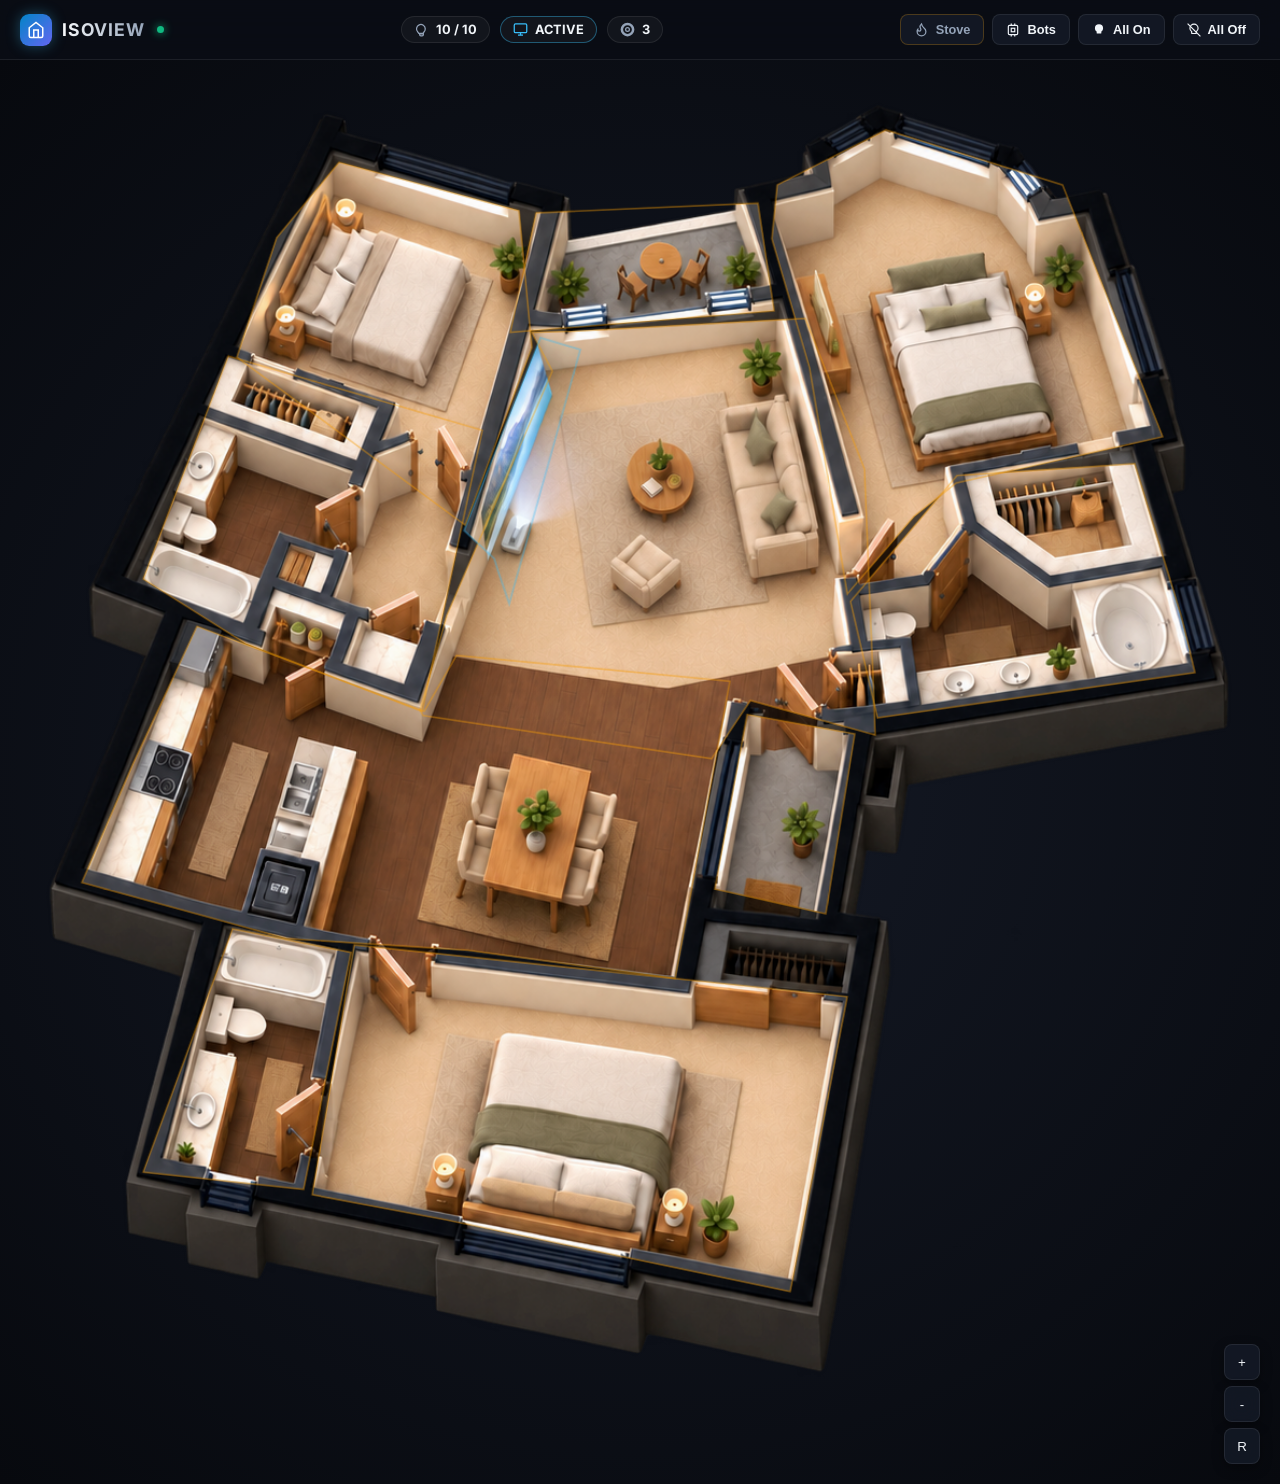
<file: dashboard/isoview/index.html>
<!DOCTYPE html>
<html lang="en">
<head>
  <meta charset="UTF-8">
  <meta name="viewport" content="width=device-width, initial-scale=1.0, maximum-scale=1.0, user-scalable=no">
  <title>IsoView - Smart Floorplan</title>
  <link rel="stylesheet" href="isoview.css">
  <link rel="preconnect" href="https://fonts.googleapis.com">
  <link rel="preconnect" href="https://fonts.gstatic.com" crossorigin>
  <link href="https://fonts.googleapis.com/css2?family=Inter:wght@400;500;600;700&display=swap" rel="stylesheet">
</head>
<body>

  <!-- Top Glass HUD -->
  <header class="app-header" id="appHeader">
    <div class="brand">
      <div class="brand-icon">
        <svg viewBox="0 0 24 24">
          <path d="M3 9l9-7 9 7v11a2 2 0 0 1-2 2H5a2 2 0 0 1-2-2z"></path>
          <polyline points="9 22 9 12 15 12 15 22"></polyline>
        </svg>
      </div>
      <h1 class="brand-title">ISOVIEW</h1>
      <span class="online-indicator" title="Live"></span>
    </div>

    <!-- Center Compact Metrics -->
    <div class="hud-stats">
      <!-- Lights count -->
      <div class="stat-chip" title="Active Lights">
        <svg width="15" height="15" viewBox="0 0 24 24" fill="none" stroke="currentColor" stroke-width="2">
          <path d="M9 18h6m-4 4h2a2 2 0 0 0 2-2v-1H9v1a2 2 0 0 0 2 2zm7-11a7 7 0 1 0-11.95 4.95c.59.59 1.15 1.44 1.45 2.05h7c.3-.61.86-1.46 1.45-2.05A6.98 6.98 0 0 0 18 11z"></path>
        </svg>
        <span class="stat-val" id="hudLitCount">7 / 10</span>
      </div>

      <!-- Projector -->
      <div class="stat-chip" id="hudProjChip" title="Projector">
        <svg width="15" height="15" viewBox="0 0 24 24" fill="none" stroke="currentColor" stroke-width="2">
          <rect x="2" y="3" width="20" height="14" rx="2" ry="2"></rect>
          <line x1="8" y1="21" x2="16" y2="21"></line>
          <line x1="12" y1="17" x2="12" y2="21"></line>
        </svg>
        <span class="stat-val" id="hudProjState">ACTIVE</span>
      </div>

      <!-- Presence -->
      <div class="stat-chip" title="Presence Detected">
        <svg width="15" height="15" viewBox="0 0 24 24" fill="none" stroke="currentColor" stroke-width="2">
          <path d="M12 2a10 10 0 1 0 10 10A10 10 0 0 0 12 2zm0 18a8 8 0 1 1 8-8 8 8 0 0 1-8 8z"></path>
          <circle cx="12" cy="12" r="3"></circle>
        </svg>
        <span class="stat-val" id="hudPresCount">3</span>
      </div>
    </div>

    <!-- Quick Seamless Action Buttons -->
    <div class="header-actions">
      <!-- Stove Toggle (Visual Heat Hue) -->
      <button class="btn btn-stove" id="btnStoveToggle" title="Toggle Stove Heat Hue">
        <svg width="15" height="15" viewBox="0 0 24 24" fill="none" stroke="currentColor" stroke-width="2">
          <path d="M8.5 14.5A2.5 2.5 0 0 0 11 12c0-1.38-.5-2-1-3-1.072-2.143-.224-4.054 2-6 .5 2.5 2 4.9 4 6.5 2 1.6 3 3.5 3 5.5a7 7 0 1 1-14 0c0-1.153.433-2.294 1-3a2.5 2.5 0 0 0 2.5 2.5z"></path>
        </svg>
        <span id="stoveBtnText">Stove</span>
      </button>

      <button class="btn" id="btnToggleBots" title="Show/Hide Hardware Bot Nodes">
        <svg width="14" height="14" viewBox="0 0 24 24" fill="none" stroke="currentColor" stroke-width="2">
          <rect x="4" y="4" width="16" height="16" rx="2" ry="2"></rect>
          <rect x="9" y="9" width="6" height="6"></rect>
          <line x1="9" y1="1" x2="9" y2="4"></line>
          <line x1="15" y1="1" x2="15" y2="4"></line>
          <line x1="9" y1="20" x2="9" y2="23"></line>
          <line x1="15" y1="20" x2="15" y2="23"></line>
        </svg>
        Bots
      </button>

      <button class="btn" id="btnAllOn" title="Turn on all lights">
        <svg width="14" height="14" viewBox="0 0 24 24" fill="currentColor">
          <path d="M12 2a7 7 0 0 0-7 7c0 2.38 1.19 4.47 3 5.74V17a1 1 0 0 0 1 1h6a1 1 0 0 0 1-1v-2.26c1.81-1.27 3-3.36 3-5.74a7 7 0 0 0-7-7z"></path>
        </svg>
        All On
      </button>

      <button class="btn" id="btnAllOff" title="Turn off all lights">
        <svg width="14" height="14" viewBox="0 0 24 24" fill="none" stroke="currentColor" stroke-width="2">
          <path d="M12 2a7 7 0 0 0-7 7c0 2.38 1.19 4.47 3 5.74V17a1 1 0 0 0 1 1h6a1 1 0 0 0 1-1v-2.26c1.81-1.27 3-3.36 3-5.74a7 7 0 0 0-7-7z"></path>
          <line x1="1" y1="1" x2="23" y2="23"></line>
        </svg>
        All Off
      </button>
    </div>
  </header>

  <!-- Interactive SVG Floorplan Viewport -->
  <main class="viewport-container" id="viewportContainer">
    <svg id="svgStage" preserveAspectRatio="xMidYMid meet">
      <defs id="svgDefs">
        <!-- Stove Heat Glow Shader -->
        <radialGradient id="stoveGlowGradient" cx="50%" cy="50%" r="50%">
          <stop offset="0%" stop-color="#ff2600" stop-opacity="0.95" />
          <stop offset="35%" stop-color="#ff6a00" stop-opacity="0.8" />
          <stop offset="70%" stop-color="#ffaa00" stop-opacity="0.35" />
          <stop offset="100%" stop-color="#ff5500" stop-opacity="0" />
        </radialGradient>
        <filter id="stoveHeatBlur" x="-50%" y="-50%" width="200%" height="200%">
          <feGaussianBlur in="SourceGraphic" stdDeviation="5" />
        </filter>
        <!-- Dynamic room clip paths injected by JS -->
      </defs>

      <!-- Transformable Scene Group -->
      <g id="sceneGroup">
        <!-- Floorplan Render Layers (Base Off, Lit Clipped Layers, Presence Rings, Stove Hue, Hit Polygons) -->
        <g id="layersGroup"></g>
      </g>
    </svg>

    <!-- Floating Zoom Controls -->
    <div class="viewport-controls">
      <button class="ctrl-btn" id="btnZoomIn" title="Zoom in">+</button>
      <button class="ctrl-btn" id="btnZoomOut" title="Zoom out">-</button>
      <button class="ctrl-btn" id="btnZoomReset" title="Reset view">R</button>
    </div>

    <!-- Side Drawer / Room Detail Popover -->
    <aside class="side-drawer hidden" id="sideDrawer">
      <div class="drawer-header">
        <div>
          <h2 class="drawer-title" id="drawerTitle">Room</h2>
          <div class="drawer-subtitle" id="drawerCategory">Room Details</div>
        </div>
        <button class="close-btn" id="closeDrawerBtn" title="Close">X</button>
      </div>

      <div id="drawerDeviceList">
        <!-- Populated dynamically -->
      </div>
    </aside>
  </main>

  <script src="isoview.js"></script>
</body>
</html>
</file>
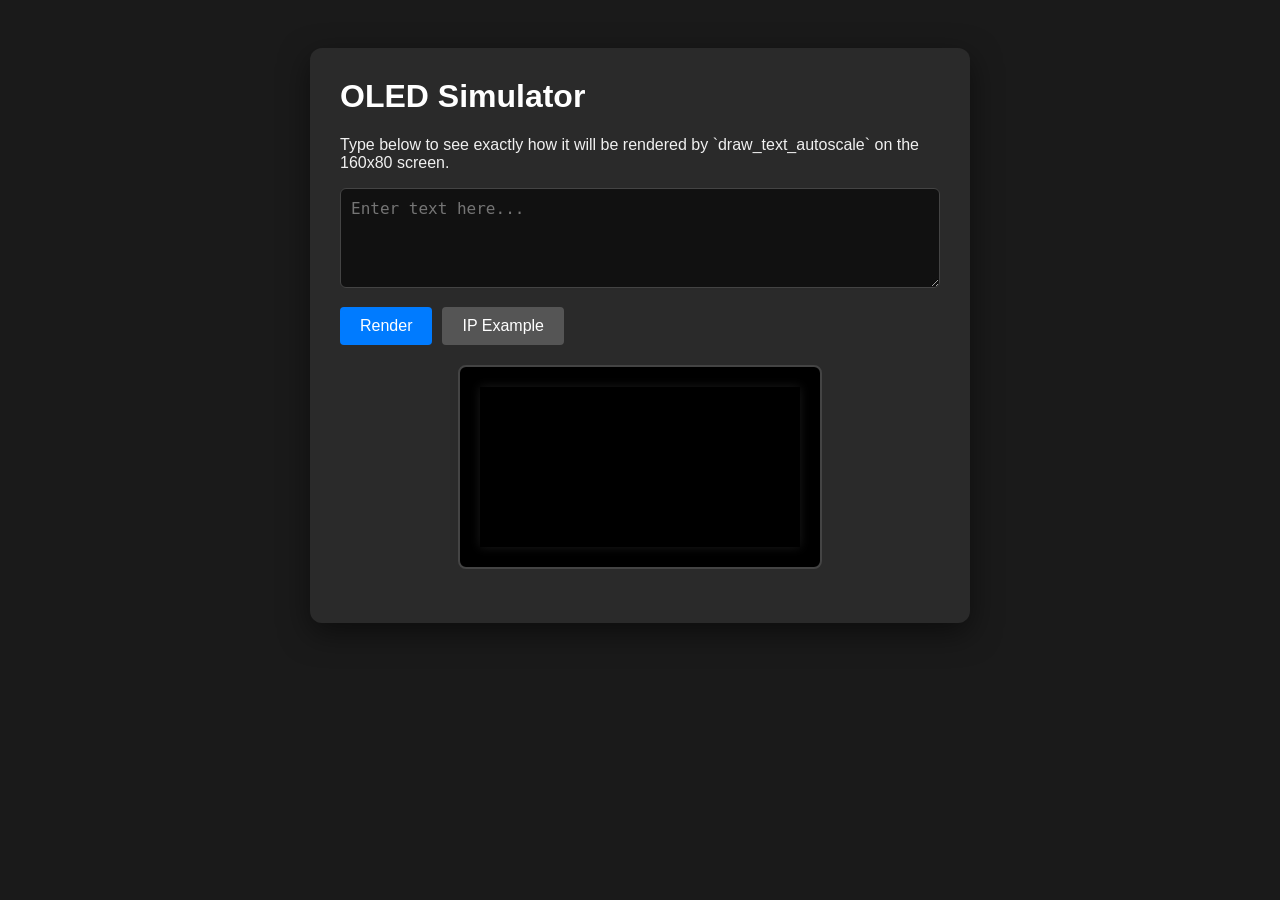
<file: firmware/platforms/dogbot_v1/oled_sim/index.html>
<!DOCTYPE html>
<html lang="en">

<head>
    <meta charset="UTF-8">
    <meta name="viewport" content="width=device-width, initial-scale=1.0">
    <title>DogBot OLED Simulator</title>
    <style>
        body {
            font-family: -apple-system, BlinkMacSystemFont, "Segoe UI", Roboto, Helvetica, Arial, sans-serif;
            background-color: #1a1a1a;
            color: #f0f0f0;
            display: flex;
            flex-direction: column;
            align-items: center;
            padding: 40px;
        }

        .container {
            background: #2a2a2a;
            padding: 30px;
            border-radius: 12px;
            box-shadow: 0 10px 30px rgba(0, 0, 0, 0.5);
            max-width: 600px;
            width: 100%;
        }

        h1 {
            margin-top: 0;
            color: #fff;
        }

        .oled-bezel {
            background: #000;
            padding: 20px;
            border-radius: 8px;
            border: 2px solid #444;
            display: inline-block;
            margin: 20px 0;
            box-shadow: inset 0 0 20px rgba(0, 0, 0, 0.8);
        }

        /* The canvas represents the 160x80 OLED, but scaled up visually via CSS */
        canvas {
            display: block;
            image-rendering: pixelated;
            width: 320px;
            height: 160px;
            background: #000;
            box-shadow: 0 0 10px rgba(255, 255, 255, 0.1);
        }

        textarea {
            width: 100%;
            height: 100px;
            background: #111;
            color: #0f0;
            border: 1px solid #444;
            padding: 10px;
            font-family: monospace;
            border-radius: 6px;
            font-size: 16px;
            box-sizing: border-box;
            resize: vertical;
        }

        .controls {
            margin-top: 15px;
            display: flex;
            gap: 10px;
        }

        button {
            background: #007bff;
            color: white;
            border: none;
            padding: 10px 20px;
            border-radius: 4px;
            cursor: pointer;
            font-size: 16px;
            transition: background 0.2s;
        }

        button:hover {
            background: #0056b3;
        }
    </style>
</head>

<body>

    <div class="container">
        <h1>OLED Simulator</h1>
        <p>Type below to see exactly how it will be rendered by `draw_text_autoscale` on the 160x80 screen.</p>

        <textarea id="textInput" placeholder="Enter text here..."></textarea>

        <div class="controls">
            <button onclick="render()">Render</button>
            <button onclick="loadExample1()" style="background:#555;">IP Example</button>
        </div>

        <div style="text-align: center;">
            <div class="oled-bezel">
                <canvas id="oled" width="160" height="80"></canvas>
            </div>
        </div>
    </div>

    <script src="font.js"></script>
    <script>
        const canvas = document.getElementById('oled');
        const ctx = canvas.getContext('2d');
        const input = document.getElementById('textInput');

        // JS Implementation of draw_text_autoscale from dog_peripherals.c
        function draw_text_autoscale(text) {
            // Clear screen
            ctx.fillStyle = 'black';
            ctx.fillRect(0, 0, 160, 80);
            ctx.fillStyle = 'white';

            // Split into max 4 lines
            let lines = text.split('\n').slice(0, 4);

            let max_len = 0;
            for (let line of lines) {
                if (line.length > max_len) max_len = line.length;
            }

            let global_scale = 1;
            if (max_len > 0) {
                global_scale = Math.floor(160 / (6 * max_len - 1));
                if (global_scale > 8) global_scale = 8;
                if (global_scale < 1) global_scale = 1;
            }

            let total_h = lines.length * 8 * global_scale;
            while (total_h > 80 && global_scale > 1) {
                global_scale--;
                total_h = lines.length * 8 * global_scale;
            }

            let current_y = Math.floor((80 - total_h) / 2);

            for (let l = 0; l < lines.length; l++) {
                let line = lines[l];
                let scale = global_scale;
                let total_w = line.length * 6 * scale - 1 * scale;
                let start_x = Math.floor((160 - total_w) / 2);

                for (let i = 0; i < line.length; i++) {
                    let c = line.charCodeAt(i);
                    if (c < 32 || c > 126) c = 32;
                    let glyph_idx = (c - 32) * 8;
                    let cx = start_x + i * 6 * scale;

                    for (let gx = 0; gx < 5; gx++) {
                        let col = font5x7[glyph_idx + gx];
                        for (let gy = 0; gy < 7; gy++) {
                            if (col & (1 << gy)) {
                                ctx.fillRect(cx + gx * scale, current_y + gy * scale, scale, scale);
                            }
                        }
                    }
                }
                current_y += 8 * scale;
            }
        }

        function render() {
            draw_text_autoscale(input.value);
        }

        // Auto-render on typing
        input.addEventListener('input', render);

        // Initial render
        loadExample1();
    </script>
</body>

</html>
</file>
<file: dashboard/isoview/isoview.css>
:root {
  --bg-primary: #0a0d14;
  --bg-secondary: #121721;
  --bg-card: rgba(22, 29, 42, 0.75);
  --bg-card-hover: rgba(30, 40, 58, 0.85);
  --border-subtle: rgba(255, 255, 255, 0.08);
  --border-accent: rgba(56, 189, 248, 0.3);
  --text-primary: #f1f5f9;
  --text-secondary: #94a3b8;
  --text-muted: #64748b;
  --accent-cyan: #38bdf8;
  --accent-amber: #f59e0b;
  --accent-emerald: #10b981;
  --accent-rose: #f43f5e;
  --accent-indigo: #6366f1;
  --glow-light: rgba(245, 158, 11, 0.45);
  --glow-cyan: rgba(56, 189, 248, 0.45);
  --font-family: 'Inter', -apple-system, BlinkMacSystemFont, "Segoe UI", Roboto, sans-serif;
  --transition-fast: 0.18s cubic-bezier(0.4, 0, 0.2, 1);
  --transition-smooth: 0.35s cubic-bezier(0.16, 1, 0.3, 1);
}

* {
  box-sizing: border-box;
  margin: 0;
  padding: 0;
  user-select: none;
  -webkit-user-select: none;
}

body {
  font-family: var(--font-family);
  background-color: var(--bg-primary);
  color: var(--text-primary);
  min-height: 100vh;
  overflow: hidden;
  display: flex;
  flex-direction: column;
}

/* Header & HUD */
.app-header {
  height: 60px;
  background: rgba(10, 13, 20, 0.85);
  backdrop-filter: blur(14px);
  -webkit-backdrop-filter: blur(14px);
  border-bottom: 1px solid var(--border-subtle);
  display: flex;
  align-items: center;
  justify-content: space-between;
  padding: 0 20px;
  z-index: 50;
  position: relative;
}

.brand {
  display: flex;
  align-items: center;
  gap: 10px;
}

.brand-icon {
  width: 32px;
  height: 32px;
  background: linear-gradient(135deg, #0284c7, #6366f1);
  border-radius: 9px;
  display: flex;
  align-items: center;
  justify-content: center;
  box-shadow: 0 0 14px rgba(56, 189, 248, 0.35);
}

.brand-icon svg {
  width: 18px;
  height: 18px;
  fill: none;
  stroke: #ffffff;
  stroke-width: 2;
}

.brand-title {
  font-size: 1.1rem;
  font-weight: 700;
  letter-spacing: 0.06em;
  background: linear-gradient(to right, #f8fafc, #94a3b8);
  -webkit-background-clip: text;
  -webkit-text-fill-color: transparent;
}

.online-indicator {
  width: 7px;
  height: 7px;
  background-color: #10b981;
  border-radius: 50%;
  box-shadow: 0 0 8px #10b981;
  display: inline-block;
  margin-left: 2px;
}

/* Compact Center HUD Metrics */
.hud-stats {
  display: flex;
  align-items: center;
  gap: 10px;
}

.stat-chip {
  display: inline-flex;
  align-items: center;
  gap: 7px;
  padding: 5px 12px;
  background: rgba(255, 255, 255, 0.04);
  border: 1px solid var(--border-subtle);
  border-radius: 999px;
  font-size: 0.8rem;
  color: var(--text-secondary);
  transition: all var(--transition-fast);
}

.stat-chip svg {
  color: #94a3b8;
}

.stat-chip:hover {
  background: rgba(255, 255, 255, 0.08);
  border-color: rgba(255, 255, 255, 0.15);
}

.stat-chip.active {
  border-color: rgba(56, 189, 248, 0.4);
  color: #38bdf8;
}

.stat-chip.active svg {
  color: #38bdf8;
}

.stat-val {
  font-weight: 700;
  color: var(--text-primary);
}

/* Header Buttons */
.header-actions {
  display: flex;
  align-items: center;
  gap: 8px;
}

.btn {
  display: inline-flex;
  align-items: center;
  gap: 7px;
  padding: 7px 13px;
  font-size: 0.8rem;
  font-weight: 600;
  border-radius: 8px;
  border: 1px solid var(--border-subtle);
  background: var(--bg-card);
  color: var(--text-primary);
  cursor: pointer;
  transition: all var(--transition-fast);
}

.btn:hover {
  background: var(--bg-card-hover);
  border-color: var(--border-accent);
  transform: translateY(-1px);
}

.btn:active {
  transform: translateY(0);
}

/* Stove Button (Seamless Visual Hue Toggle) */
.btn-stove {
  border-color: rgba(245, 158, 11, 0.25);
  color: #94a3b8;
}

.btn-stove svg {
  color: #94a3b8;
  transition: color var(--transition-fast);
}

.btn-stove:hover {
  border-color: rgba(245, 158, 11, 0.5);
  color: #f59e0b;
}

.btn-stove.active {
  background: rgba(249, 115, 22, 0.16);
  border-color: rgba(249, 115, 22, 0.6);
  color: #fb923c;
  box-shadow: 0 0 14px rgba(249, 115, 22, 0.3);
}

.btn-stove.active svg {
  color: #fb923c;
  filter: drop-shadow(0 0 6px rgba(249, 115, 22, 0.8));
}

/* Main Viewport */
.viewport-container {
  flex: 1;
  position: relative;
  overflow: hidden;
  background: radial-gradient(circle at 50% 50%, #151a26 0%, #07090e 100%);
  display: flex;
  align-items: center;
  justify-content: center;
}

#svgStage {
  width: 100%;
  height: 100%;
  display: block;
  cursor: grab;
  touch-action: none;
}

#svgStage:active {
  cursor: grabbing;
}

/* Floorplan SVG Elements */
.room-lit-layer {
  transition: opacity 0.42s cubic-bezier(0.2, 0.8, 0.2, 1);
  will-change: opacity;
  pointer-events: none;
}

.room-polygon {
  fill: rgba(255, 255, 255, 0.001);
  stroke: rgba(255, 255, 255, 0.04);
  stroke-width: 1.5;
  cursor: pointer;
  transition: fill var(--transition-fast), stroke var(--transition-fast), filter var(--transition-fast);
}

.room-polygon:hover {
  fill: rgba(56, 189, 248, 0.12);
  stroke: rgba(56, 189, 248, 0.7);
  stroke-width: 2;
  filter: drop-shadow(0 0 8px rgba(56, 189, 248, 0.4));
}

.room-polygon.is-active {
  stroke: rgba(245, 158, 11, 0.45);
}

.projector-polygon {
  fill: rgba(56, 189, 248, 0.04);
  stroke: rgba(56, 189, 248, 0.35);
  stroke-width: 1.8;
  cursor: pointer;
  transition: all var(--transition-fast);
}

.projector-polygon:hover {
  fill: rgba(56, 189, 248, 0.25);
  stroke: #38bdf8;
  filter: drop-shadow(0 0 10px rgba(56, 189, 248, 0.7));
}

/* Stove Visual Heat Hue Layer - Stays 100% in spot */
.stove-hue-group {
  opacity: 0;
  transition: opacity 0.5s ease;
  pointer-events: none;
}

.stove-hue-group.active {
  opacity: 1;
}

.stove-heat-core {
  animation: stoveBreathe 2.2s ease-in-out infinite alternate;
}

@keyframes stoveBreathe {
  0% { opacity: 0.6; }
  100% { opacity: 1; }
}

.stove-heat-ring {
  animation: stoveRingPulse 2.6s ease-in-out infinite alternate;
}

.stove-heat-ring.ring-2 {
  animation-delay: 1.3s;
}

@keyframes stoveRingPulse {
  0% { opacity: 0.3; stroke-width: 1.5; }
  100% { opacity: 0.85; stroke-width: 2.5; }
}

/* Bot Node Pins (Hardware Layer) */
.bot-node-group {
  pointer-events: auto;
  cursor: pointer;
  transition: transform var(--transition-fast), filter var(--transition-fast);
}

.bot-node-group:hover {
  transform: scale(1.15);
  filter: drop-shadow(0 0 10px rgba(56, 189, 248, 0.6));
}

.bot-pin-circle {
  stroke-width: 2;
  transition: all var(--transition-fast);
}

.bot-pin-icon {
  fill: none;
  stroke: #ffffff;
  stroke-width: 2;
  pointer-events: none;
}

/* Presence Ripple */
.presence-indicator {
  pointer-events: none;
  animation: presence-wave 2.4s infinite ease-out;
}

@keyframes presence-wave {
  0% { r: 10; opacity: 0.8; stroke-width: 2.5; }
  100% { r: 50; opacity: 0; stroke-width: 0.5; }
}

/* Viewport Controls */
.viewport-controls {
  position: absolute;
  bottom: 20px;
  right: 20px;
  display: flex;
  flex-direction: column;
  gap: 6px;
  z-index: 40;
}

.ctrl-btn {
  width: 36px;
  height: 36px;
  border-radius: 8px;
  background: var(--bg-card);
  backdrop-filter: blur(8px);
  border: 1px solid var(--border-subtle);
  color: var(--text-primary);
  display: flex;
  align-items: center;
  justify-content: center;
  cursor: pointer;
  box-shadow: 0 4px 12px rgba(0, 0, 0, 0.35);
  transition: all var(--transition-fast);
}

.ctrl-btn:hover {
  background: var(--bg-card-hover);
  border-color: var(--border-accent);
  transform: translateY(-1px);
}

/* Drawer / Room Detail Popover */
.side-drawer {
  position: absolute;
  top: 75px;
  left: 20px;
  width: 320px;
  background: rgba(14, 19, 28, 0.92);
  backdrop-filter: blur(16px);
  -webkit-backdrop-filter: blur(16px);
  border: 1px solid var(--border-subtle);
  border-radius: 14px;
  padding: 18px;
  box-shadow: 0 16px 36px rgba(0, 0, 0, 0.6);
  z-index: 45;
  transition: transform var(--transition-smooth), opacity var(--transition-smooth);
}

.side-drawer.hidden {
  transform: translateX(-360px);
  opacity: 0;
  pointer-events: none;
}

.drawer-header {
  display: flex;
  justify-content: space-between;
  align-items: flex-start;
  margin-bottom: 14px;
}

.drawer-title {
  font-size: 1.05rem;
  font-weight: 700;
  color: #fff;
}

.drawer-subtitle {
  font-size: 0.75rem;
  color: var(--text-secondary);
  margin-top: 2px;
}

.close-btn {
  background: none;
  border: none;
  color: var(--text-muted);
  cursor: pointer;
  font-size: 1rem;
  padding: 4px;
  border-radius: 6px;
  display: flex;
  align-items: center;
  justify-content: center;
}

.close-btn:hover {
  color: #fff;
  background: rgba(255, 255, 255, 0.08);
}

.device-card {
  background: rgba(255, 255, 255, 0.03);
  border: 1px solid rgba(255, 255, 255, 0.06);
  border-radius: 9px;
  padding: 10px 12px;
  margin-bottom: 8px;
  display: flex;
  align-items: center;
  justify-content: space-between;
  transition: all var(--transition-fast);
}

.device-name {
  font-size: 0.85rem;
  font-weight: 600;
  color: #f8fafc;
}

.device-bot {
  font-size: 0.72rem;
  color: var(--text-secondary);
  margin-top: 2px;
}

/* Switch Toggle */
.toggle-switch {
  position: relative;
  display: inline-block;
  width: 40px;
  height: 22px;
}

.toggle-switch input {
  opacity: 0;
  width: 0;
  height: 0;
}

.slider {
  position: absolute;
  cursor: pointer;
  top: 0; left: 0; right: 0; bottom: 0;
  background-color: #334155;
  transition: .25s;
  border-radius: 22px;
}

.slider:before {
  position: absolute;
  content: "";
  height: 16px;
  width: 16px;
  left: 3px;
  bottom: 3px;
  background-color: white;
  transition: .25s;
  border-radius: 50%;
}

input:checked + .slider {
  background-color: var(--accent-amber);
  box-shadow: 0 0 10px var(--glow-light);
}

input:checked + .slider.projector-slider {
  background-color: var(--accent-cyan);
  box-shadow: 0 0 10px var(--glow-cyan);
}

input:checked + .slider:before {
  transform: translateX(18px);
}

/* Mobile */
@media (max-width: 768px) {
  .app-header {
    padding: 0 12px;
  }
  .hud-stats {
    display: none;
  }
  .side-drawer {
    left: 10px;
    right: 10px;
    width: auto;
    top: auto;
    bottom: 20px;
  }
}
</file>
